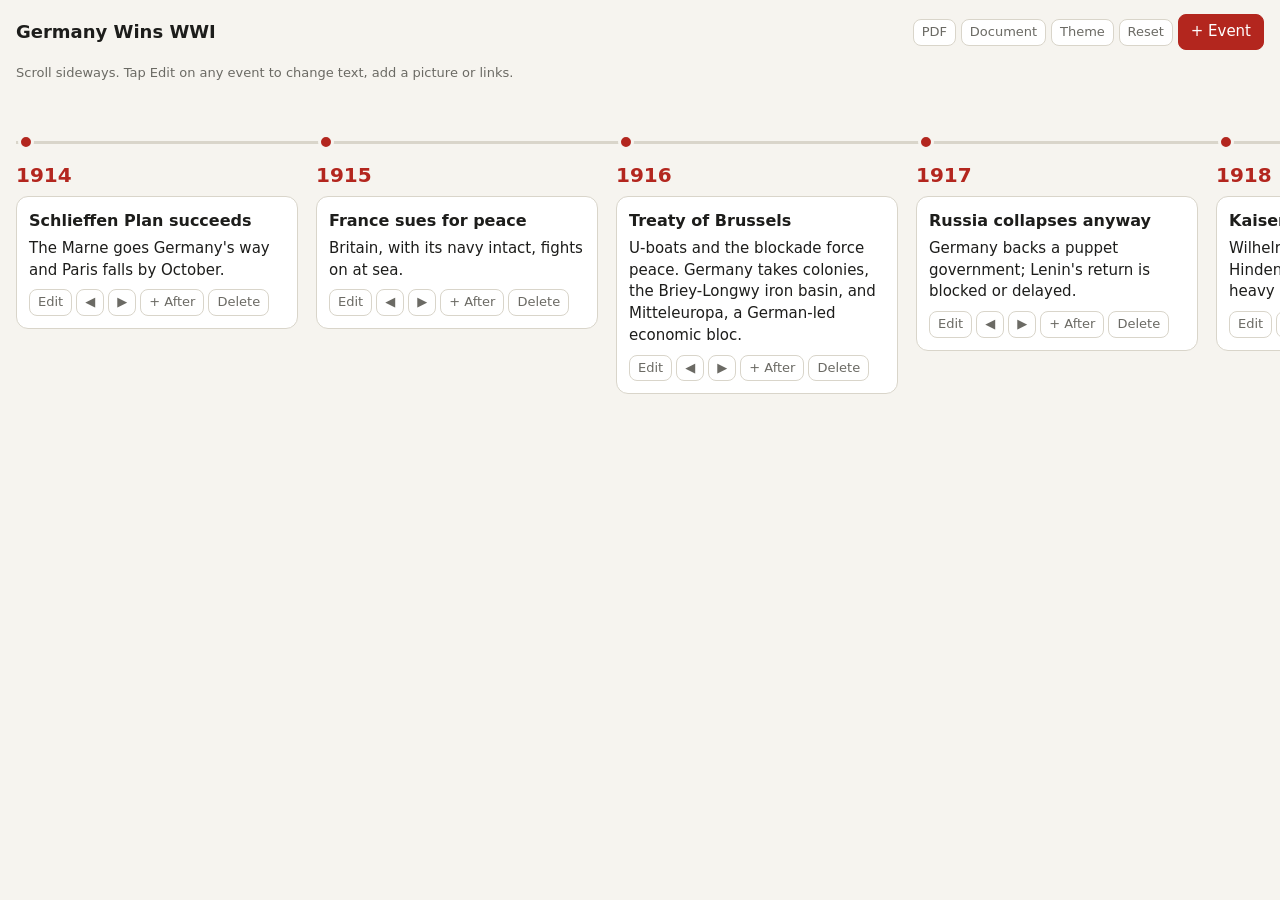
<file: timeline/index.html>
<!DOCTYPE html>
<html lang="en">
<head>
<meta charset="utf-8">
<meta name="viewport" content="width=device-width, initial-scale=1, viewport-fit=cover">
<link rel="manifest" href="manifest.json">
<meta name="theme-color" content="#b3261e">
<link rel="icon" href="icon-192.png">
<link rel="apple-touch-icon" href="icon-192.png">
<title>Germany Wins WWI — Timeline</title>
<style>
:root{--bg:#f6f4ef;--card:#fff;--tx:#1d1d1b;--mut:#6b6a64;--ac:#b3261e;--bd:#d9d5ca;--in:#faf9f5;
box-sizing:border-box;padding-top:env(safe-area-inset-top,0px);padding-bottom:env(safe-area-inset-bottom,0px)}
@media (prefers-color-scheme:dark){:root:not([data-theme="light"]){--bg:#17171a;--card:#222226;--tx:#ececea;--mut:#9a9a94;--ac:#ff6b5e;--bd:#38383d;--in:#1a1a1d}}
:root[data-theme="dark"]{--bg:#17171a;--card:#222226;--tx:#ececea;--mut:#9a9a94;--ac:#ff6b5e;--bd:#38383d;--in:#1a1a1d}
*{box-sizing:border-box}
html,body{margin:0;background:var(--bg);color:var(--tx);font:15px/1.45 system-ui,-apple-system,Segoe UI,Roboto,sans-serif}
header{display:flex;gap:10px;align-items:center;justify-content:space-between;padding:14px 16px;flex-wrap:wrap}
h1{font-size:18px;margin:0}
button{font:inherit;cursor:pointer;border:1px solid var(--bd);background:var(--card);color:var(--tx);border-radius:8px;padding:6px 12px}
button.p{background:var(--ac);border-color:var(--ac);color:#fff}
button.s{padding:3px 8px;font-size:13px;color:var(--mut)}
#scroll{overflow-x:auto;padding:20px 16px 40px;-webkit-overflow-scrolling:touch}
#track{display:flex;gap:0;align-items:flex-start;position:relative;width:max-content;min-height:300px}
#track:before{content:"";position:absolute;left:0;right:0;top:38px;height:3px;background:var(--bd)}
.it{width:300px;flex:none;padding-right:18px;position:relative;padding-top:0}
.dot{width:16px;height:16px;border-radius:50%;background:var(--ac);border:3px solid var(--bg);position:relative;top:31px;z-index:1;margin-left:2px}
.yr{margin-top:42px;font-weight:700;color:var(--ac);font-size:20px}
.cd{background:var(--card);border:1px solid var(--bd);border-radius:12px;padding:12px;margin-top:6px}
.cd h3{margin:0 0 6px;font-size:16px}
.cd p{margin:0 0 8px;white-space:pre-wrap;color:var(--tx)}
.cd img{width:100%;border-radius:8px;display:block;margin:0 0 8px}
.lk a{display:block;color:var(--ac);word-break:break-all;margin-top:2px}
.tb{display:flex;gap:4px;margin-top:8px;flex-wrap:wrap}
input,textarea{width:100%;font:inherit;background:var(--in);color:var(--tx);border:1px solid var(--bd);border-radius:8px;padding:7px;margin:0 0 6px}
textarea{min-height:70px;resize:vertical}
label{font-size:12px;color:var(--mut)}
.add{width:120px;flex:none;padding-top:24px}
.hint{padding:0 16px;color:var(--mut);font-size:13px}
@media print{
:root{--bg:#fff;--card:#fff;--tx:#000;--mut:#444;--ac:#b3261e;--bd:#ccc;padding:0}
header>div,.hint,.tb,.add,.dot,#track:before{display:none!important}
header{padding:0 0 10px}
#scroll{overflow:visible;padding:0}
#track{display:block;width:auto;min-height:0}
.it{width:100%;padding:0;margin-bottom:14px;break-inside:avoid;page-break-inside:avoid}
.yr{margin-top:0}
.cd img{max-width:420px}
}
</style>
</head>
<body>
<header>
<h1>Germany Wins WWI</h1>
<div><button id="pdf" class="s">PDF</button> <button id="doc" class="s">Document</button> <button id="theme" class="s">Theme</button> <button id="reset" class="s">Reset</button> <button id="addEnd" class="p">+ Event</button></div>
</header>
<div class="hint">Scroll sideways. Tap Edit on any event to change text, add a picture or links.</div>
<div id="scroll"><div id="track"></div></div>
<script>
var KEY="tl_germany_v1";
var DEF=[
["1914","Schlieffen Plan succeeds","The Marne goes Germany's way and Paris falls by October."],
["1915","France sues for peace","Britain, with its navy intact, fights on at sea."],
["1916","Treaty of Brussels","U-boats and the blockade force peace. Germany takes colonies, the Briey-Longwy iron basin, and Mitteleuropa, a German-led economic bloc."],
["1917","Russia collapses anyway","Germany backs a puppet government; Lenin's return is blocked or delayed."],
["1918","Kaiser stays","Wilhelm II keeps the throne; Hindenburg and Ludendorff hold heavy influence."],
["1919–1920s","No Versailles","No hyperinflation grievance. Economy booms on reparations and colonial resources; the Reichstag gains power."],
["1929","Depression cushioned","The Great Depression still hits, but the German bloc softens it. Hitler stays a fringe figure."],
["1930s","Naval arms race","Germany and Britain rival for global influence."],
["1940s","Cold war, no WWII","Mitteleuropa vs. the British Empire/US. No Holocaust."],
["1960s–80s","Gradual liberalization","Colonial independence movements shake both empires."]
];
function mk(a){return {id:Math.random().toString(36).slice(2),yr:a[0],t:a[1],d:a[2],img:"",links:[]}}
var data,editing=null;
function load(){try{var s=localStorage.getItem(KEY);if(s)return JSON.parse(s)}catch(e){}return DEF.map(mk)}
function save(){try{localStorage.setItem(KEY,JSON.stringify(data))}catch(e){alert("Storage full — try smaller or fewer pictures.")}}
data=load();
function esc(s){return String(s).replace(/[&<>"']/g,function(c){return {"&":"&amp;","<":"&lt;",">":"&gt;",'"':"&quot;","'":"&#39;"}[c]})}
function safe(u){u=(u||"").trim();if(!/^https?:\/\//i.test(u))u="https://"+u;try{var x=new URL(u);return /^https?:$/.test(x.protocol)?x.href:""}catch(e){return ""}}
function linksToText(l){return l.map(function(k){return k.l+" | "+k.u}).join("\n")}
function textToLinks(t){return t.split("\n").map(function(r){r=r.trim();if(!r)return null;var p=r.split("|");var u=safe(p.length>1?p.slice(1).join("|"):p[0]);if(!u)return null;return {l:(p.length>1?p[0].trim():"")||u,u:u}}).filter(Boolean)}
function render(){
var h="";
data.forEach(function(e,i){
h+='<div class="it" data-i="'+i+'"><div class="dot"></div>';
if(editing===e.id){
h+='<div class="yr">&nbsp;</div><div class="cd"><label>Date</label><input id="ey" value="'+esc(e.yr)+'"><label>Title</label><input id="et" value="'+esc(e.t)+'"><label>Description</label><textarea id="ed">'+esc(e.d)+'</textarea>'
+'<label>Picture</label><input type="file" id="ef" accept="image/*">'
+(e.img?'<img src="'+e.img+'" alt=""><button class="s" data-a="rmimg">Remove picture</button>':'')
+'<label>Links (one per line: Label | https://...)</label><textarea id="el">'+esc(linksToText(e.links))+'</textarea>'
+'<div class="tb"><button class="p" data-a="ok">Done</button></div></div>';
}else{
h+='<div class="yr">'+esc(e.yr)+'</div><div class="cd"><h3>'+esc(e.t)+'</h3>'
+(e.img?'<img src="'+e.img+'" alt="">':'')
+(e.d?'<p>'+esc(e.d)+'</p>':'')
+(e.links.length?'<div class="lk">'+e.links.map(function(k){return '<a href="'+esc(k.u)+'" target="_blank" rel="noopener noreferrer">'+esc(k.l)+'</a>'}).join("")+'</div>':'')
+'<div class="tb"><button class="s" data-a="edit">Edit</button><button class="s" data-a="l">◀</button><button class="s" data-a="r">▶</button><button class="s" data-a="ins">+ After</button><button class="s" data-a="del">Delete</button></div></div>';
}
h+='</div>';
});
h+='<div class="add"><div class="dot"></div><div class="yr">&nbsp;</div><button data-a="end">+ Event</button></div>';
document.getElementById("track").innerHTML=h;
}
function grab(e){
e.yr=document.getElementById("ey").value;e.t=document.getElementById("et").value;e.d=document.getElementById("ed").value;
e.links=textToLinks(document.getElementById("el").value);
}
function addAt(i){var n=mk(["Year","New event",""]);data.splice(i,0,n);editing=n.id;save();render();
var el=document.querySelector('[data-i="'+i+'"]');if(el)el.scrollIntoView({inline:"center",block:"nearest"})}
document.getElementById("track").addEventListener("click",function(ev){
var b=ev.target.closest("button");if(!b)return;
var a=b.dataset.a;if(a==="end")return addAt(data.length);
var it=b.closest(".it");var i=+it.dataset.i;var e=data[i];
if(editing&&editing!==e.id&&a!=="ok"){var cur=data.find(function(x){return x.id===editing});if(cur&&document.getElementById("ey"))grab(cur)}
if(a==="edit")editing=e.id;
else if(a==="ok"){grab(e);editing=null}
else if(a==="rmimg"){grab(e);e.img=""}
else if(a==="del"){if(!confirm("Delete this event?"))return;data.splice(i,1);editing=null}
else if(a==="l"&&i>0){data.splice(i-1,0,data.splice(i,1)[0])}
else if(a==="r"&&i<data.length-1){data.splice(i+1,0,data.splice(i,1)[0])}
else if(a==="ins")return addAt(i+1);
save();render();
});
document.getElementById("track").addEventListener("change",function(ev){
if(ev.target.id!=="ef")return;
var f=ev.target.files[0];if(!f)return;
var e=data.find(function(x){return x.id===editing});grab(e);
var r=new FileReader();
r.onload=function(){var im=new Image();im.onload=function(){
var m=700,s=Math.min(1,m/Math.max(im.width,im.height));
var c=document.createElement("canvas");c.width=Math.round(im.width*s);c.height=Math.round(im.height*s);
c.getContext("2d").drawImage(im,0,0,c.width,c.height);
e.img=c.toDataURL("image/jpeg",0.78);save();render()};im.src=r.result};
r.readAsDataURL(f);
});
document.getElementById("addEnd").onclick=function(){addAt(data.length)};
document.getElementById("reset").onclick=function(){if(confirm("Reset to the original timeline? Your edits will be lost.")){data=DEF.map(mk);editing=null;save();render()}};
document.getElementById("theme").onclick=function(){var r=document.documentElement,d=r.dataset.theme==="dark"||(!r.dataset.theme&&matchMedia("(prefers-color-scheme:dark)").matches);r.dataset.theme=d?"light":"dark"};
document.getElementById("pdf").onclick=function(){editing=null;render();setTimeout(function(){window.print()},100)};
document.getElementById("doc").onclick=function(){
var t=document.querySelector("h1").textContent;
var b='<html xmlns:o="urn:schemas-microsoft-com:office:office" xmlns:w="urn:schemas-microsoft-com:office:word"><head><meta charset="utf-8"><title>'+esc(t)+'</title></head><body><h1>'+esc(t)+'</h1>';
data.forEach(function(e){
b+='<h2>'+esc(e.yr)+' — '+esc(e.t)+'</h2>';
if(e.img)b+='<p><img src="'+e.img+'" width="420"></p>';
if(e.d)b+='<p>'+esc(e.d).replace(/\n/g,"<br>")+'</p>';
e.links.forEach(function(k){b+='<p><a href="'+esc(k.u)+'">'+esc(k.l)+'</a></p>'});
});
b+='</body></html>';
var a=document.createElement("a");a.href=URL.createObjectURL(new Blob(["\ufeff"+b],{type:"application/msword"}));
a.download="timeline.doc";document.body.appendChild(a);a.click();document.body.removeChild(a);
setTimeout(function(){URL.revokeObjectURL(a.href)},3000)};
render();
if("serviceWorker" in navigator){window.addEventListener("load",function(){navigator.serviceWorker.register("sw.js").catch(function(){})})}
</script>
</body>
</html>
</file>
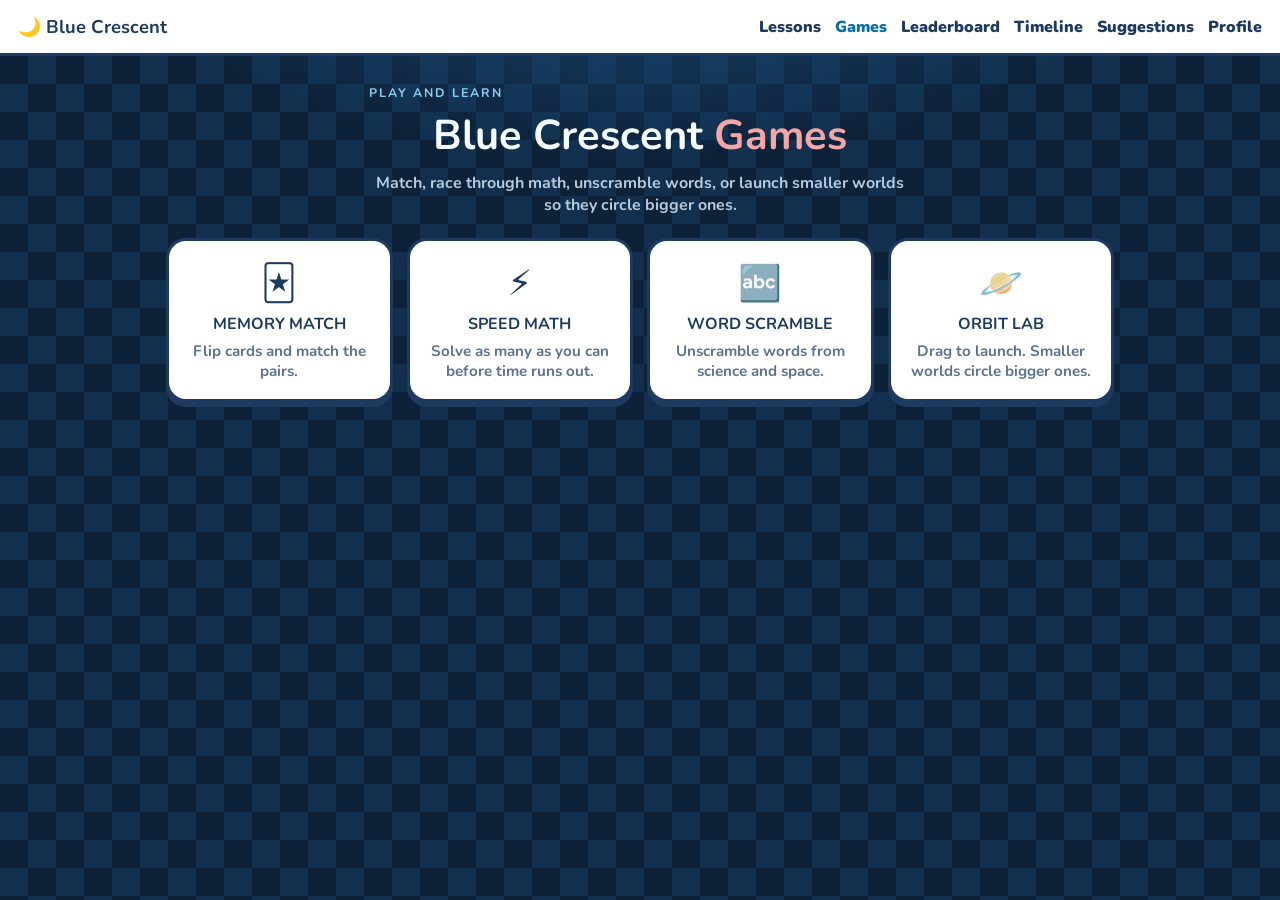
<file: games.html>
<!DOCTYPE html>
<html lang="en">
<head>
  <meta charset="UTF-8">
  <meta name="viewport" content="width=device-width, initial-scale=1.0">
  <title>Games — Blue Crescent</title>
  <meta name="description" content="Play Blue Crescent games: Memory Match, Speed Math, Word Scramble, and Orbit Lab.">
  <link rel="icon" type="image/svg+xml" href="assets/logo.svg">
  <link rel="preconnect" href="https://fonts.googleapis.com">
  <link rel="preconnect" href="https://fonts.gstatic.com" crossorigin>
  <link href="https://fonts.googleapis.com/css2?family=Nunito:wght@600;700;800;900&family=Orbitron:wght@500;600;700&display=swap" rel="stylesheet">
  <style>
    :root {
      --blue: #89cff0;
      --rose: #f4a6a6;
      --ink: #1f3a5f;
      --soft: #5d7391;
      --line: #d6e3f0;
      --good: #58cc02;
      --neon-cyan: #05d9e8;
      --neon-pink: #ff2a6d;
      --bg: #07111f;
      --bg-card: #10233c;
      --bg-secondary: #0c1b30;
      --text: #f4fbff;
      --text-muted: #b7c9dc;
      --border: #2a4a6e;
      --radius: 16px;
    }
    * { box-sizing: border-box; }
    body {
      margin: 0;
      min-height: 100vh;
      font-family: "Nunito", system-ui, sans-serif;
      font-weight: 700;
      color: var(--text);
      background:
        radial-gradient(900px 420px at 50% -10%, #1a4a7a 0%, transparent 60%),
        repeating-conic-gradient(#12304e 0% 25%, #0d2138 0% 50%) 0 0 / 56px 56px;
    }
    a { color: inherit; }
    header {
      background: #fff;
      color: var(--ink);
      border-bottom: 3px solid var(--ink);
      padding: 14px 18px;
      display: flex;
      justify-content: space-between;
      gap: 12px;
      align-items: center;
      flex-wrap: wrap;
    }
    header a { color: var(--ink); font-weight: 900; text-decoration: none; }
    header strong { font-size: 1.15rem; }
    header nav { display: flex; gap: 14px; flex-wrap: wrap; }
    header nav a.on { color: #0a6ea8; }
    main { max-width: 980px; margin: 0 auto; padding: 28px 16px 64px; }
    .hero { text-align: center; margin-bottom: 22px; }
    .hero p.tag {
      margin: 0 0 6px;
      letter-spacing: 0.16em;
      font-size: 0.78rem;
      color: var(--blue);
    }
    .hero h1 { margin: 0 0 8px; font-size: clamp(1.8rem, 4vw, 2.6rem); }
    .hero h1 span { color: var(--rose); }
    .hero p { margin: 0 auto; max-width: 540px; color: var(--text-muted); }
    .game-menu {
      display: grid;
      grid-template-columns: repeat(auto-fit, minmax(210px, 1fr));
      gap: 14px;
      margin-bottom: 22px;
    }
    .game-card {
      background: #fff;
      color: var(--ink);
      border: 3px solid var(--ink);
      border-radius: 20px;
      padding: 18px 16px;
      text-align: center;
      cursor: pointer;
      box-shadow: 0 5px 0 var(--ink);
    }
    .game-card:active { transform: translateY(4px); box-shadow: none; }
    .game-card.active { background: #e7f6ff; }
    .game-card .icon { font-size: 2.2rem; margin-bottom: 6px; }
    .game-card h3 { margin: 0 0 6px; font-size: 1rem; }
    .game-card p { margin: 0; color: var(--soft); font-size: 0.95rem; }
    .game-stage {
      background: #fff;
      color: var(--ink);
      border: 3px solid var(--ink);
      border-radius: 20px;
      padding: 18px;
      box-shadow: 0 5px 0 var(--ink);
    }
    .game-stage.hidden { display: none; }
    .game-hud {
      display: flex;
      justify-content: space-between;
      gap: 10px;
      flex-wrap: wrap;
      margin-bottom: 12px;
      font-family: Orbitron, sans-serif;
      font-size: 0.78rem;
      letter-spacing: 0.06em;
    }
    .game-hud span { color: #0a6ea8; }
    .game-hud .score { color: #c2334f; }
    .game-actions { display: flex; gap: 10px; justify-content: center; flex-wrap: wrap; margin-top: 14px; }
    .btn {
      border: 3px solid var(--ink);
      border-radius: 14px;
      background: var(--good);
      color: #143000;
      padding: 10px 16px;
      font: inherit;
      font-weight: 900;
      cursor: pointer;
      box-shadow: 0 3px 0 var(--ink);
    }
    .btn:active { transform: translateY(3px); box-shadow: none; }

    .memory-grid {
      display: grid;
      grid-template-columns: repeat(4, 1fr);
      gap: 10px;
      max-width: 480px;
      margin: 0 auto;
    }
    button.memory-card {
      aspect-ratio: 1;
      padding: 0;
      font: inherit;
      color: inherit;
      background: #fff;
      border: 3px solid var(--ink);
      border-radius: 14px;
      display: flex;
      align-items: center;
      justify-content: center;
      font-size: 1.6rem;
      cursor: pointer;
    }
    .memory-card .face { display: none; }
    .memory-card .back { color: #0a6ea8; font-family: Orbitron, sans-serif; }
    .memory-card.flipped, .memory-card.matched { background: #fff4f6; }
    .memory-card.flipped .face, .memory-card.matched .face { display: block; }
    .memory-card.flipped .back, .memory-card.matched .back { display: none; }
    .memory-card.matched { opacity: 0.72; }

    .math-question { text-align: center; margin: 12px 0; }
    .math-question .expr {
      font-family: Orbitron, sans-serif;
      font-size: clamp(1.8rem, 6vw, 2.8rem);
      color: #0a6ea8;
      margin-bottom: 14px;
    }
    .math-options {
      display: grid;
      grid-template-columns: repeat(2, 1fr);
      gap: 10px;
      max-width: 420px;
      margin: 0 auto;
    }
    .math-opt {
      padding: 14px;
      font: inherit;
      font-weight: 900;
      font-size: 1.2rem;
      background: #fff;
      border: 3px solid var(--ink);
      border-radius: 14px;
      color: var(--ink);
      cursor: pointer;
    }
    .math-opt.correct { background: #e5f8d4; }
    .math-opt.wrong { background: #ffe4ea; }

    .scramble-word {
      font-family: Orbitron, sans-serif;
      font-size: clamp(1.4rem, 5vw, 2.2rem);
      letter-spacing: 0.18em;
      text-align: center;
      color: #c2334f;
      margin: 12px 0;
    }
    .scramble-hint { text-align: center; color: var(--soft); margin-bottom: 12px; }
    .scramble-input-wrap {
      display: flex;
      gap: 10px;
      max-width: 420px;
      margin: 0 auto 10px;
      flex-wrap: wrap;
      justify-content: center;
    }
    .scramble-input-wrap input {
      flex: 1;
      min-width: 160px;
      padding: 12px;
      font: inherit;
      border: 3px solid var(--ink);
      border-radius: 14px;
      text-align: center;
      text-transform: uppercase;
      color: var(--ink);
    }
    .scramble-feedback { text-align: center; min-height: 1.4rem; }
    .scramble-feedback.ok { color: #2e7d32; }
    .scramble-feedback.bad { color: #c2334f; }
    .game-over { text-align: center; }
    .game-over h3 { margin: 0 0 6px; }
    .game-over p { color: var(--soft); }

    .orbit-shell { position: relative; }
    .orbit-canvas {
      width: 100%;
      height: min(68vh, 640px);
      display: block;
      border-radius: 16px;
      background: #070714;
      touch-action: none;
      cursor: crosshair;
      border: 3px solid var(--ink);
    }
    .orbit-note { text-align: center; color: var(--soft); min-height: 1.4rem; margin: 12px 0 0; }
    .orbit-row { display: flex; flex-wrap: wrap; gap: 8px; justify-content: center; margin-top: 10px; }
    .orbit-row button {
      font: inherit;
      font-weight: 900;
      font-size: 0.92rem;
      padding: 10px 12px;
      min-height: 44px;
      border-radius: 12px;
      border: 3px solid var(--ink);
      background: #fff;
      color: var(--ink);
      cursor: pointer;
    }
    .orbit-row button.on { background: var(--blue); }
    .orbit-row button.primary { background: var(--good); }

    @media (max-width: 520px) {
      .memory-grid { grid-template-columns: repeat(4, 1fr); gap: 6px; }
      .math-options { grid-template-columns: 1fr; }
      .game-stage, .game-card { padding: 14px; }
    }
  </style>
</head>
<body>
  <header>
    <a href="index.html"><strong>🌙 Blue Crescent</strong></a>
    <nav>
      <a href="index.html">Lessons</a>
      <a href="games.html" class="on">Games</a>
      <a href="leaderboard.html">Leaderboard</a>
      <a href="timeline.html">Timeline</a>
      <a href="suggestions.html">Suggestions</a>
      <a href="profile.html">Profile</a>
    </nav>
  </header>
  <main>
    <div class="hero">
      <p class="tag">PLAY AND LEARN</p>
      <h1>Blue Crescent <span>Games</span></h1>
      <p>Match, race through math, unscramble words, or launch smaller worlds so they circle bigger ones.</p>
    </div>
    <div class="game-menu" id="gameMenu">
      <div class="game-card" data-game="memory">
        <div class="icon">🃏</div>
        <h3>MEMORY MATCH</h3>
        <p>Flip cards and match the pairs.</p>
      </div>
      <div class="game-card" data-game="math">
        <div class="icon">⚡</div>
        <h3>SPEED MATH</h3>
        <p>Solve as many as you can before time runs out.</p>
      </div>
      <div class="game-card" data-game="scramble">
        <div class="icon">🔤</div>
        <h3>WORD SCRAMBLE</h3>
        <p>Unscramble words from science and space.</p>
      </div>
      <div class="game-card" data-game="orbit">
        <div class="icon">🪐</div>
        <h3>ORBIT LAB</h3>
        <p>Drag to launch. Smaller worlds circle bigger ones.</p>
      </div>
    </div>
    <div class="game-stage hidden" id="gameStage">
      <div class="game-hud" id="gameHud"></div>
      <div id="gameArea"></div>
      <div class="game-actions" id="gameActions"></div>
    </div>
  </main>
  <script src="js/games.js"></script>
</body>
</html>
</file>
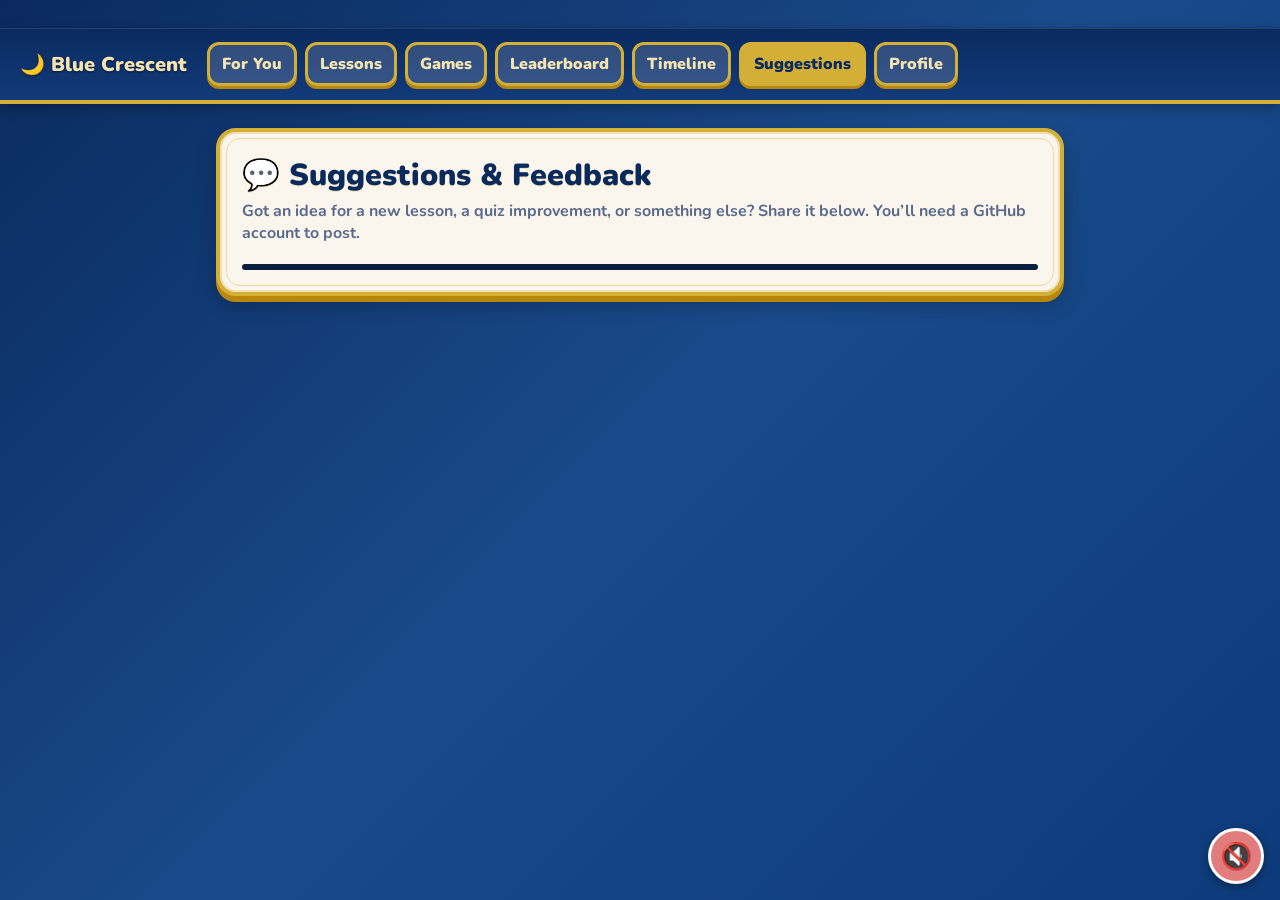
<file: suggestions.html>
<!DOCTYPE html>
<html lang="en">
<head>
<meta charset="UTF-8">
<meta name="viewport" content="width=device-width, initial-scale=1.0">
<title>Suggestions · Blue Crescent</title>
<meta name="description" content="Share ideas, feedback, and suggestions for Blue Crescent.">
<link rel="preconnect" href="https://fonts.googleapis.com">
<link rel="preconnect" href="https://fonts.gstatic.com" crossorigin>
<link href="https://fonts.googleapis.com/css2?family=Nunito:wght@600;700;800;900&display=swap" rel="stylesheet">
<link rel="stylesheet" href="css/styles.css">
<style>
  .giscus-wrap {
    margin-top: 8px;
    border-radius: 16px;
    overflow: hidden;
    border: 3px solid var(--ink);
    background: #fff;
  }
  .giscus-wrap iframe {
    border-radius: 12px;
  }
</style>
</head>
<body>
<header class="top">
  <a class="brand" href="index.html">🌙 Blue Crescent</a>
  <nav class="tabs" aria-label="Sections">
    <a href="index.html#/foryou">For You</a>
    <a href="index.html#/lessons">Lessons</a>
    <a href="games.html">Games</a>
    <a href="leaderboard.html">Leaderboard</a>
    <a href="timeline.html">Timeline</a>
    <a href="suggestions.html" class="on">Suggestions</a>
    <a href="profile.html">Profile</a>
  </nav>
</header>
<main>
  <section class="panel">
    <h1>💬 Suggestions & Feedback</h1>
    <p class="sub">Got an idea for a new lesson, a quiz improvement, or something else? Share it below. You’ll need a GitHub account to post.</p>
    <div class="giscus-wrap">
      <div class="giscus"></div>
    </div>
  </section>
</main>
<script src="https://giscus.app/client.js"
        data-repo="zobearislam/Blue-crescent"
        data-repo-id="R_kgDOU-UwJA"
        data-category="General"
        data-category-id="DIC_kwDOU-UwJM4DHLo1"
        data-mapping="pathname"
        data-strict="0"
        data-reactions-enabled="1"
        data-emit-metadata="0"
        data-input-position="bottom"
        data-theme="gruvbox_dark"
        data-lang="en"
        crossorigin="anonymous"
        async>
</script>
<script src="js/music.js"></script>
</body>
</html>
</file>
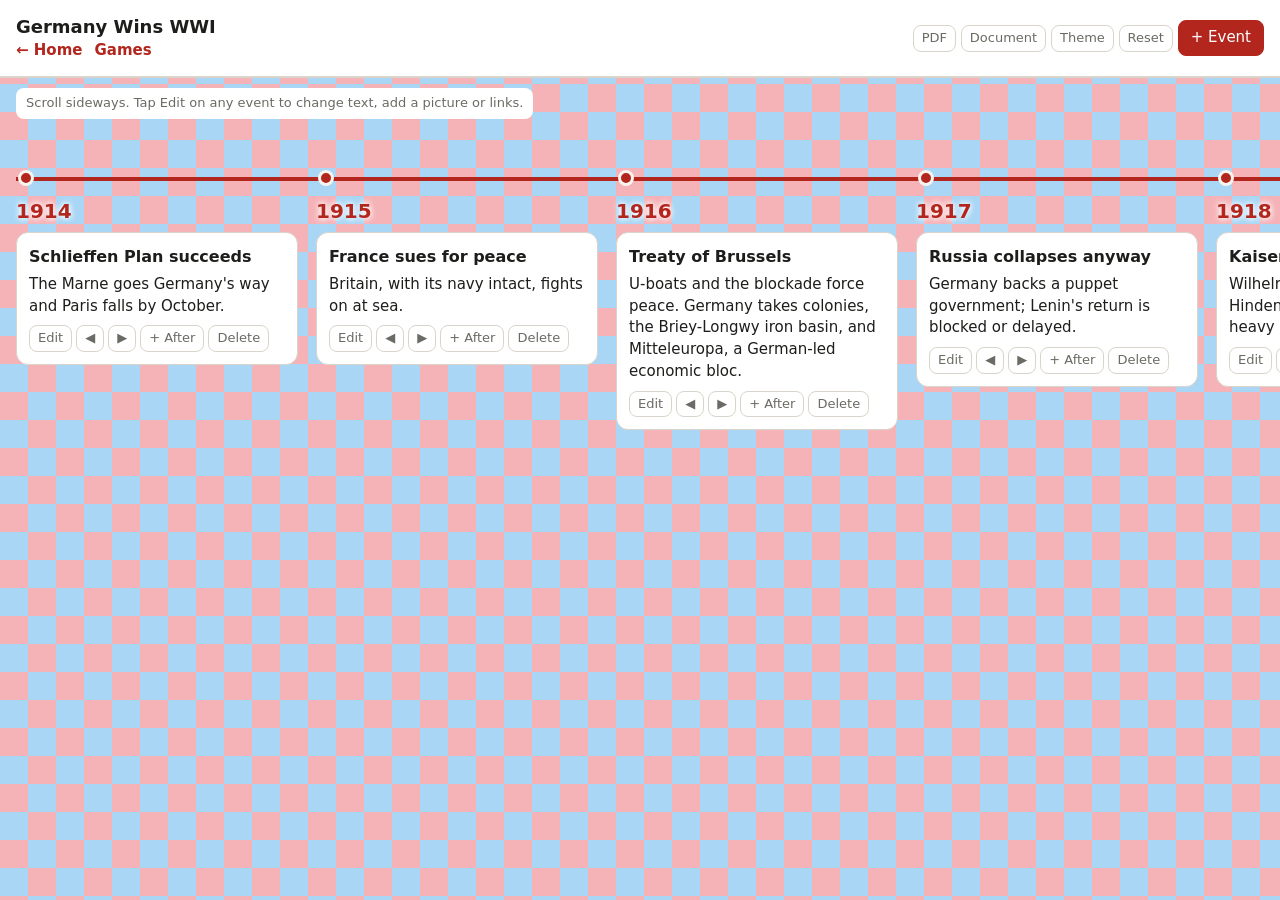
<file: timeline.html>
<!DOCTYPE html>
<html lang="en">
<head>
<meta charset="utf-8">
<meta name="viewport" content="width=device-width, initial-scale=1, viewport-fit=cover">
<title>Germany Wins WWI — Timeline</title>
<style>
:root{--bg:#f6f4ef;--c1:#a9d6f5;--c2:#f5b3b8;--card:#fff;--tx:#1d1d1b;--mut:#6b6a64;--ac:#b3261e;--bd:#d9d5ca;--in:#faf9f5;
box-sizing:border-box;padding-top:env(safe-area-inset-top,0px);padding-bottom:env(safe-area-inset-bottom,0px)}
@media (prefers-color-scheme:dark){:root:not([data-theme="light"]){--bg:#17171a;--c1:#1f3a52;--c2:#52202a;--card:#222226;--tx:#ececea;--mut:#9a9a94;--ac:#ff6b5e;--bd:#38383d;--in:#1a1a1d}}
:root[data-theme="dark"]{--bg:#17171a;--c1:#1f3a52;--c2:#52202a;--card:#222226;--tx:#ececea;--mut:#9a9a94;--ac:#ff6b5e;--bd:#38383d;--in:#1a1a1d}
*{box-sizing:border-box}
html,body{margin:0;background:repeating-conic-gradient(var(--c1) 0% 25%,var(--c2) 0% 50%) 0 0/56px 56px;min-height:100%;color:var(--tx);font:15px/1.45 system-ui,-apple-system,Segoe UI,Roboto,sans-serif}
header{background:var(--card);border-bottom:2px solid var(--bd);display:flex;gap:10px;align-items:center;justify-content:space-between;padding:14px 16px;flex-wrap:wrap}
h1{font-size:18px;margin:0}
button{font:inherit;cursor:pointer;border:1px solid var(--bd);background:var(--card);color:var(--tx);border-radius:8px;padding:6px 12px}
button.p{background:var(--ac);border-color:var(--ac);color:#fff}
button.s{padding:3px 8px;font-size:13px;color:var(--mut)}
#scroll{overflow-x:auto;padding:20px 16px 40px;-webkit-overflow-scrolling:touch}
#track{display:flex;gap:0;align-items:flex-start;position:relative;width:max-content;min-height:300px}
#track:before{content:"";position:absolute;left:0;right:0;top:38px;height:4px;background:var(--ac)}
nav a{color:var(--ac);font-weight:600;text-decoration:none;margin-right:12px}
.yr{text-shadow:0 0 6px var(--card),0 0 6px var(--card)}
.it{width:300px;flex:none;padding-right:18px;position:relative;padding-top:0}
.dot{width:16px;height:16px;border-radius:50%;background:var(--ac);border:3px solid var(--bg);position:relative;top:31px;z-index:1;margin-left:2px}
.yr{margin-top:42px;font-weight:700;color:var(--ac);font-size:20px}
.cd{background:var(--card);border:1px solid var(--bd);border-radius:12px;padding:12px;margin-top:6px}
.cd h3{margin:0 0 6px;font-size:16px}
.cd p{margin:0 0 8px;white-space:pre-wrap;color:var(--tx)}
.cd img{width:100%;border-radius:8px;display:block;margin:0 0 8px}
.lk a{display:block;color:var(--ac);word-break:break-all;margin-top:2px}
.tb{display:flex;gap:4px;margin-top:8px;flex-wrap:wrap}
input,textarea{width:100%;font:inherit;background:var(--in);color:var(--tx);border:1px solid var(--bd);border-radius:8px;padding:7px;margin:0 0 6px}
textarea{min-height:70px;resize:vertical}
label{font-size:12px;color:var(--mut)}
.add{width:120px;flex:none;padding-top:24px}
.hint{display:inline-block;margin:10px 16px 0;padding:6px 10px;background:var(--card);border-radius:8px;color:var(--mut);font-size:13px}
@media print{
:root{--bg:#fff;--card:#fff;--tx:#000;--mut:#444;--ac:#b3261e;--bd:#ccc;--c1:#fff;--c2:#fff;padding:0}
.bt,nav,.hint,.tb,.add,.dot,#track:before{display:none!important}
header{padding:0 0 10px;border:0}
#scroll{overflow:visible;padding:0}
#track{display:block;width:auto;min-height:0}
.it{width:100%;padding:0;margin-bottom:14px;break-inside:avoid;page-break-inside:avoid}
.yr{margin-top:0}
.cd img{max-width:420px}
}
</style>
</head>
<body>
<header>
<div><h1>Germany Wins WWI</h1><nav><a href="index.html">← Home</a><a href="games.html">Games</a></nav></div>
<div class="bt"><button id="pdf" class="s">PDF</button> <button id="doc" class="s">Document</button> <button id="theme" class="s">Theme</button> <button id="reset" class="s">Reset</button> <button id="addEnd" class="p">+ Event</button></div>
</header>
<div class="hint">Scroll sideways. Tap Edit on any event to change text, add a picture or links.</div>
<div id="scroll"><div id="track"></div></div>
<script>
var KEY="tl_germany_v1";
var DEF=[
["1914","Schlieffen Plan succeeds","The Marne goes Germany's way and Paris falls by October."],
["1915","France sues for peace","Britain, with its navy intact, fights on at sea."],
["1916","Treaty of Brussels","U-boats and the blockade force peace. Germany takes colonies, the Briey-Longwy iron basin, and Mitteleuropa, a German-led economic bloc."],
["1917","Russia collapses anyway","Germany backs a puppet government; Lenin's return is blocked or delayed."],
["1918","Kaiser stays","Wilhelm II keeps the throne; Hindenburg and Ludendorff hold heavy influence."],
["1919–1920s","No Versailles","No hyperinflation grievance. Economy booms on reparations and colonial resources; the Reichstag gains power."],
["1929","Depression cushioned","The Great Depression still hits, but the German bloc softens it. Hitler stays a fringe figure."],
["1930s","Naval arms race","Germany and Britain rival for global influence."],
["1940s","Cold war, no WWII","Mitteleuropa vs. the British Empire/US. No Holocaust."],
["1960s–80s","Gradual liberalization","Colonial independence movements shake both empires."]
];
function mk(a){return {id:Math.random().toString(36).slice(2),yr:a[0],t:a[1],d:a[2],img:"",links:[]}}
var data,editing=null;
function load(){try{var s=localStorage.getItem(KEY);if(s)return JSON.parse(s)}catch(e){}return DEF.map(mk)}
function save(){try{localStorage.setItem(KEY,JSON.stringify(data))}catch(e){alert("Storage full — try smaller or fewer pictures.")}}
data=load();
function esc(s){return String(s).replace(/[&<>"']/g,function(c){return {"&":"&amp;","<":"&lt;",">":"&gt;",'"':"&quot;","'":"&#39;"}[c]})}
function safe(u){u=(u||"").trim();if(!/^https?:\/\//i.test(u))u="https://"+u;try{var x=new URL(u);return /^https?:$/.test(x.protocol)?x.href:""}catch(e){return ""}}
function linksToText(l){return l.map(function(k){return k.l+" | "+k.u}).join("\n")}
function textToLinks(t){return t.split("\n").map(function(r){r=r.trim();if(!r)return null;var p=r.split("|");var u=safe(p.length>1?p.slice(1).join("|"):p[0]);if(!u)return null;return {l:(p.length>1?p[0].trim():"")||u,u:u}}).filter(Boolean)}
function render(){
var h="";
data.forEach(function(e,i){
h+='<div class="it" data-i="'+i+'"><div class="dot"></div>';
if(editing===e.id){
h+='<div class="yr">&nbsp;</div><div class="cd"><label>Date</label><input id="ey" value="'+esc(e.yr)+'"><label>Title</label><input id="et" value="'+esc(e.t)+'"><label>Description</label><textarea id="ed">'+esc(e.d)+'</textarea>'
+'<label>Picture</label><input type="file" id="ef" accept="image/*">'
+(e.img?'<img src="'+e.img+'" alt=""><button class="s" data-a="rmimg">Remove picture</button>':'')
+'<label>Links (one per line: Label | https://...)</label><textarea id="el">'+esc(linksToText(e.links))+'</textarea>'
+'<div class="tb"><button class="p" data-a="ok">Done</button></div></div>';
}else{
h+='<div class="yr">'+esc(e.yr)+'</div><div class="cd"><h3>'+esc(e.t)+'</h3>'
+(e.img?'<img src="'+e.img+'" alt="">':'')
+(e.d?'<p>'+esc(e.d)+'</p>':'')
+(e.links.length?'<div class="lk">'+e.links.map(function(k){return '<a href="'+esc(k.u)+'" target="_blank" rel="noopener noreferrer">'+esc(k.l)+'</a>'}).join("")+'</div>':'')
+'<div class="tb"><button class="s" data-a="edit">Edit</button><button class="s" data-a="l">◀</button><button class="s" data-a="r">▶</button><button class="s" data-a="ins">+ After</button><button class="s" data-a="del">Delete</button></div></div>';
}
h+='</div>';
});
h+='<div class="add"><div class="dot"></div><div class="yr">&nbsp;</div><button data-a="end">+ Event</button></div>';
document.getElementById("track").innerHTML=h;
}
function grab(e){
e.yr=document.getElementById("ey").value;e.t=document.getElementById("et").value;e.d=document.getElementById("ed").value;
e.links=textToLinks(document.getElementById("el").value);
}
function addAt(i){var n=mk(["Year","New event",""]);data.splice(i,0,n);editing=n.id;save();render();
var el=document.querySelector('[data-i="'+i+'"]');if(el)el.scrollIntoView({inline:"center",block:"nearest"})}
document.getElementById("track").addEventListener("click",function(ev){
var b=ev.target.closest("button");if(!b)return;
var a=b.dataset.a;if(a==="end")return addAt(data.length);
var it=b.closest(".it");var i=+it.dataset.i;var e=data[i];
if(editing&&editing!==e.id&&a!=="ok"){var cur=data.find(function(x){return x.id===editing});if(cur&&document.getElementById("ey"))grab(cur)}
if(a==="edit")editing=e.id;
else if(a==="ok"){grab(e);editing=null}
else if(a==="rmimg"){grab(e);e.img=""}
else if(a==="del"){if(!confirm("Delete this event?"))return;data.splice(i,1);editing=null}
else if(a==="l"&&i>0){data.splice(i-1,0,data.splice(i,1)[0])}
else if(a==="r"&&i<data.length-1){data.splice(i+1,0,data.splice(i,1)[0])}
else if(a==="ins")return addAt(i+1);
save();render();
});
document.getElementById("track").addEventListener("change",function(ev){
if(ev.target.id!=="ef")return;
var f=ev.target.files[0];if(!f)return;
var e=data.find(function(x){return x.id===editing});grab(e);
var r=new FileReader();
r.onload=function(){var im=new Image();im.onload=function(){
var m=700,s=Math.min(1,m/Math.max(im.width,im.height));
var c=document.createElement("canvas");c.width=Math.round(im.width*s);c.height=Math.round(im.height*s);
c.getContext("2d").drawImage(im,0,0,c.width,c.height);
e.img=c.toDataURL("image/jpeg",0.78);save();render()};im.src=r.result};
r.readAsDataURL(f);
});
document.getElementById("addEnd").onclick=function(){addAt(data.length)};
document.getElementById("reset").onclick=function(){if(confirm("Reset to the original timeline? Your edits will be lost.")){data=DEF.map(mk);editing=null;save();render()}};
document.getElementById("theme").onclick=function(){var r=document.documentElement,d=r.dataset.theme==="dark"||(!r.dataset.theme&&matchMedia("(prefers-color-scheme:dark)").matches);r.dataset.theme=d?"light":"dark"};
document.getElementById("pdf").onclick=function(){editing=null;render();setTimeout(function(){window.print()},100)};
document.getElementById("doc").onclick=function(){
var t=document.querySelector("h1").textContent;
var b='<html xmlns:o="urn:schemas-microsoft-com:office:office" xmlns:w="urn:schemas-microsoft-com:office:word"><head><meta charset="utf-8"><title>'+esc(t)+'</title></head><body><h1>'+esc(t)+'</h1>';
data.forEach(function(e){
b+='<h2>'+esc(e.yr)+' — '+esc(e.t)+'</h2>';
if(e.img)b+='<p><img src="'+e.img+'" width="420"></p>';
if(e.d)b+='<p>'+esc(e.d).replace(/\n/g,"<br>")+'</p>';
e.links.forEach(function(k){b+='<p><a href="'+esc(k.u)+'">'+esc(k.l)+'</a></p>'});
});
b+='</body></html>';
var a=document.createElement("a");a.href=URL.createObjectURL(new Blob(["\ufeff"+b],{type:"application/msword"}));
a.download="timeline.doc";document.body.appendChild(a);a.click();document.body.removeChild(a);
setTimeout(function(){URL.revokeObjectURL(a.href)},3000)};
render();
</script>
</body>
</html>
</file>
<file: css/styles.css>
:root{
  --gold:#d4af37;
  --gold-light:#f4e4b3;
  --gold-deep:#b8860b;
  --royal:#0a2a5e;
  --royal-mid:#1a4a8a;
  --royal-light:#2a6aaa;
  --cream:#faf6ee;
  --ink:#0a1f3d;
  --soft:#5a6a8a;
  --line:#e8d9a8;
  --good:#2e7d32;
  --good-bg:#e8f5e9;
  --bad:#c62828;
  --bad-bg:#ffebee;
  --banner-green:#0d4d2e;
  --banner-yellow:#f4c430;
  --bg: linear-gradient(135deg, #0a2a5e 0%, #1a4a8a 50%, #0d3a7a 100%),
        url("data:image/svg+xml,%3Csvg width='80' height='80' viewBox='0 0 80 80' xmlns='http://www.w3.org/2000/svg'%3E%3Cg fill='none' fill-rule='evenodd'%3E%3Cg fill='%23d4af37' fill-opacity='0.07'%3E%3Cpath d='M40 0l6 12h12l-9 8 4 12-13-8-13 8 4-12-9-8h12z M20 40l4 8h8l-6 5 2 8-8-5-8 5 2-8-6-5h8z'/%3E%3C/g%3E%3C/g%3E%3C/svg%3E");
}
*{box-sizing:border-box}
html{-webkit-text-size-adjust:100%}
body{margin:0;min-height:100vh;font-family:"Nunito",system-ui,sans-serif;font-weight:700;color:var(--cream);background:var(--bg);background-attachment:fixed;padding-top:28px}
button,input,textarea{font:inherit;color:inherit}
a{color:inherit}
:focus-visible{outline:3px solid var(--gold);outline-offset:2px}

/* Persistent striped banner on every screen */
.royal-banner{
  position:fixed;
  top:0;
  left:0;
  right:0;
  height:28px;
  z-index:30;
  background:repeating-linear-gradient(
    90deg,
    var(--banner-green) 0px,
    var(--banner-green) 18px,
    var(--banner-yellow) 18px,
    var(--banner-yellow) 36px
  );
  border-bottom:3px solid var(--gold);
  box-shadow:0 2px 8px rgba(0,0,0,.4);
  pointer-events:none;
}
.royal-banner::before{
  content:"";
  position:absolute;
  inset:0;
  background:repeating-linear-gradient(
    90deg,
    transparent 0px,
    transparent 16px,
    rgba(255,255,255,.08) 16px,
    rgba(255,255,255,.08) 18px
  );
  pointer-events:none;
}

.top{display:flex;flex-wrap:wrap;align-items:center;gap:8px 20px;padding:14px 20px;background:linear-gradient(180deg, #0a2a5e 0%, #123a7a 100%);border-bottom:4px solid var(--gold);box-shadow:0 4px 12px rgba(0,0,0,.3), inset 0 1px 0 rgba(255,255,255,.1);position:relative;z-index:35}
.brand{display:flex;align-items:center;gap:10px;font-weight:900;font-size:1.25rem;text-decoration:none;color:var(--gold-light);text-shadow:0 1px 2px rgba(0,0,0,.5);position:relative;z-index:1}
.logo{height:42px;width:auto;display:block;flex:none;filter:drop-shadow(0 2px 2px rgba(0,0,0,.4))}
.crumbs{display:flex;flex-wrap:wrap;gap:6px;font-size:.95rem;color:var(--gold-light);position:relative;z-index:1}
.crumbs a{text-decoration:none;color:var(--gold)}
.crumbs a:hover{text-decoration:underline}
.crumbs .sep{opacity:.5}

main{max-width:880px;margin:0 auto;padding:24px 16px 64px;position:relative;z-index:1}
.panel{background:var(--cream);border:4px solid var(--gold);border-radius:20px;padding:22px;box-shadow:0 6px 0 var(--gold-deep), 0 8px 20px rgba(0,0,0,.25), inset 0 0 0 2px rgba(212,175,55,.3);color:var(--ink);position:relative}
.panel::before{content:"";position:absolute;inset:6px;border:1px solid var(--gold);border-radius:14px;pointer-events:none;opacity:.4}
.panel h1{margin:0 0 4px;font-size:1.9rem;font-weight:900;color:var(--royal);text-shadow:0 1px 0 rgba(212,175,55,.3)}
.panel p.sub{margin:0 0 20px;color:var(--soft)}

.folders{display:grid;grid-template-columns:repeat(auto-fill,minmax(180px,1fr));gap:14px}
.folder{display:flex;flex-direction:column;align-items:flex-start;gap:6px;text-align:left;padding:16px;background:#fff;border:3px solid var(--gold);border-radius:16px;cursor:pointer;text-decoration:none;box-shadow:0 4px 0 var(--gold-deep), inset 0 0 0 1px rgba(212,175,55,.2);transition:transform .08s,box-shadow .08s;color:var(--ink);position:relative;z-index:2}
.folder::after{content:"✦";position:absolute;top:6px;right:8px;color:var(--gold);font-size:.9rem;opacity:.6;pointer-events:none}
.folder:active{transform:translateY(4px);box-shadow:0 0 0 var(--gold-deep)}
.folder .ico{font-size:2rem;line-height:1}
.folder .name{font-weight:900;font-size:1.1rem;color:var(--royal)}
.folder .meta{font-size:.85rem;color:var(--soft)}
.folder.done{background:var(--good-bg)}
.empty{padding:18px;border:3px dashed var(--gold);border-radius:14px;color:var(--soft);margin-bottom:16px;background:rgba(255,255,255,.7)}

.btn{display:inline-block;padding:12px 22px;border:3px solid var(--gold-deep);border-radius:14px;background:linear-gradient(180deg, var(--gold) 0%, var(--gold-deep) 100%);color:#fff;font-weight:900;cursor:pointer;box-shadow:0 4px 0 var(--gold-deep), inset 0 1px 0 rgba(255,255,255,.3);text-decoration:none;text-shadow:0 1px 1px rgba(0,0,0,.3);position:relative;z-index:2}
.btn:active{transform:translateY(4px);box-shadow:none}
.btn.red{background:linear-gradient(180deg, #c0392b 0%, #8e2215 100%);border-color:#6d1a10}
.btn.ghost{background:#fff;color:var(--royal);border-color:var(--gold)}
.btn.good{background:linear-gradient(180deg, #27ae60 0%, #1e8449 100%);border-color:#145a32}
.btn[disabled]{opacity:.45;cursor:not-allowed}
.row{display:flex;flex-wrap:wrap;gap:12px;margin-top:16px}

.msg{padding:10px 14px;border-radius:12px;border:3px solid var(--gold);background:var(--bad-bg);color:var(--ink)}
.msg.ok{background:var(--good-bg)}
code{background:#f0e6c8;padding:2px 6px;border-radius:6px;font-size:.9em;color:var(--ink)}

/* Quiz: full-screen, royal style */
.quiz{position:fixed;inset:0;z-index:25;background:var(--bg);display:flex;justify-content:center;overflow:auto;padding-top:28px}
.quiz[hidden]{display:none}
.q-shell{width:100%;max-width:680px;min-height:100%;display:flex;flex-direction:column;background:var(--cream);border-left:4px solid var(--gold);border-right:4px solid var(--gold);box-shadow:inset 0 0 0 2px rgba(212,175,55,.2);position:relative;z-index:1}
.q-top{display:flex;align-items:center;gap:14px;padding:16px;background:linear-gradient(180deg, #0a2a5e 0%, #123a7a 100%);color:var(--gold-light);border-bottom:3px solid var(--gold)}
.q-x{border:0;background:none;font-size:1.6rem;cursor:pointer;color:var(--gold);padding:4px 8px;position:relative;z-index:2}
.q-bar{flex:1;height:16px;background:#1a3a6a;border-radius:99px;overflow:hidden;border:2px solid var(--gold)}
.q-bar i{display:block;height:100%;width:0;background:linear-gradient(90deg, var(--gold) 0%, var(--gold-light) 100%);border-radius:99px;transition:width .35s}
.q-hearts{font-weight:900;color:#ff6b6b;white-space:nowrap}
.q-body{flex:1;padding:12px 20px 24px;color:var(--ink)}
.q-body h2{font-size:1.6rem;font-weight:900;margin:8px 0 20px;line-height:1.25;color:var(--royal)}
.q-body .info p{font-size:1.1rem;line-height:1.55;margin:0 0 14px}
.opts{display:grid;gap:12px}
.opt{display:flex;gap:12px;align-items:center;padding:14px 16px;text-align:left;background:#fff;border:3px solid var(--line);border-bottom-width:6px;border-radius:16px;cursor:pointer;font-size:1.05rem;color:var(--ink);position:relative;z-index:2}
.opt:hover{background:#fff8e8;border-color:var(--gold)}
.opt.sel{border-color:var(--royal-mid);background:#e8f0ff}
.opt.right{border-color:var(--good);background:var(--good-bg)}
.opt.wrong{border-color:var(--bad);background:var(--bad-bg)}
.opt:disabled{cursor:default}
.opt kbd{display:inline-grid;place-items:center;width:30px;height:30px;border:2px solid var(--gold);border-radius:8px;font:inherit;font-size:.85rem;color:var(--royal);flex:none;background:var(--gold-light)}
.typed{width:100%;padding:16px;border:3px solid var(--line);border-bottom-width:6px;border-radius:16px;font-size:1.1rem;background:#fff;color:var(--ink)}
.typed:focus{border-color:var(--gold);outline:none}
.q-foot{padding:16px 20px calc(16px + env(safe-area-inset-bottom,0px));border-top:3px solid var(--gold);background:#fff}
.q-foot.good{background:var(--good-bg);border-top-color:var(--good)}
.q-foot.bad{background:var(--bad-bg);border-top-color:var(--bad)}
.q-foot .fb{margin-bottom:12px;font-weight:900;font-size:1.1rem;color:var(--ink)}
.q-foot .fb small{display:block;font-weight:700;margin-top:4px;color:var(--soft)}
.q-foot .btn{width:100%;text-align:center;font-size:1.05rem}
.result{text-align:center;padding-top:40px}
.result .big{font-size:4rem}
.result h2{margin:8px 0;color:var(--royal)}
.stats{display:flex;justify-content:center;gap:14px;margin:20px 0}
.stat{border:3px solid var(--gold);border-radius:14px;padding:10px 18px;min-width:110px;background:#fff;color:var(--ink)}
.stat b{display:block;font-size:1.5rem;color:var(--royal)}

@media (max-width:520px){
  .panel{padding:16px}
  .panel h1{font-size:1.5rem}
  .q-shell{border:0}
  .logo{height:36px}
}
@media (prefers-reduced-motion:reduce){*{transition:none!important}}

.tabs{display:flex;gap:8px;flex-wrap:wrap;position:relative;z-index:1}
.tabs a{text-decoration:none;font-weight:900;padding:8px 12px;border:3px solid var(--gold);border-radius:12px;background:rgba(255,255,255,.15);box-shadow:0 3px 0 var(--gold-deep);color:var(--gold-light);position:relative;z-index:1}
.tabs a.on{background:var(--gold);color:var(--royal);box-shadow:0 3px 0 var(--gold-deep)}
.search{position:relative;flex:1 1 240px;min-width:min(100%,200px);z-index:1}
.search input{width:100%;padding:10px 14px;border:3px solid var(--gold);border-radius:14px;background:#fff;font-weight:800;color:var(--ink)}
.sr{position:absolute;width:1px;height:1px;padding:0;margin:-1px;overflow:hidden;clip:rect(0,0,0,0);border:0}
.hits{position:absolute;z-index:45;left:0;right:0;top:calc(100% + 6px);background:#fff;border:3px solid var(--gold);border-radius:14px;box-shadow:0 6px 0 var(--gold-deep);max-height:320px;overflow:auto}
.hits a{display:flex;justify-content:space-between;gap:10px;align-items:center;padding:10px 12px;text-decoration:none;border-bottom:2px solid var(--line);font-weight:800;color:var(--ink)}
.hits a:hover,.hits a:focus{background:#fff8e8}
.hits small{color:var(--soft);font-weight:700;white-space:nowrap}
.hits .empty{margin:8px;border-style:dashed}
.h2{margin:22px 0 10px;font-size:1.15rem;font-weight:900;color:var(--gold-light)}
.meter{height:18px;background:#fff;border:3px solid var(--gold);border-radius:99px;overflow:hidden;margin:8px 0 6px}
.meter i{display:block;height:100%;background:linear-gradient(90deg, var(--gold) 0%, var(--gold-light) 100%);width:0}
@media (max-width:700px){
  .search{flex-basis:100%}
  .crumbs{flex-basis:100%}
}
</file>
